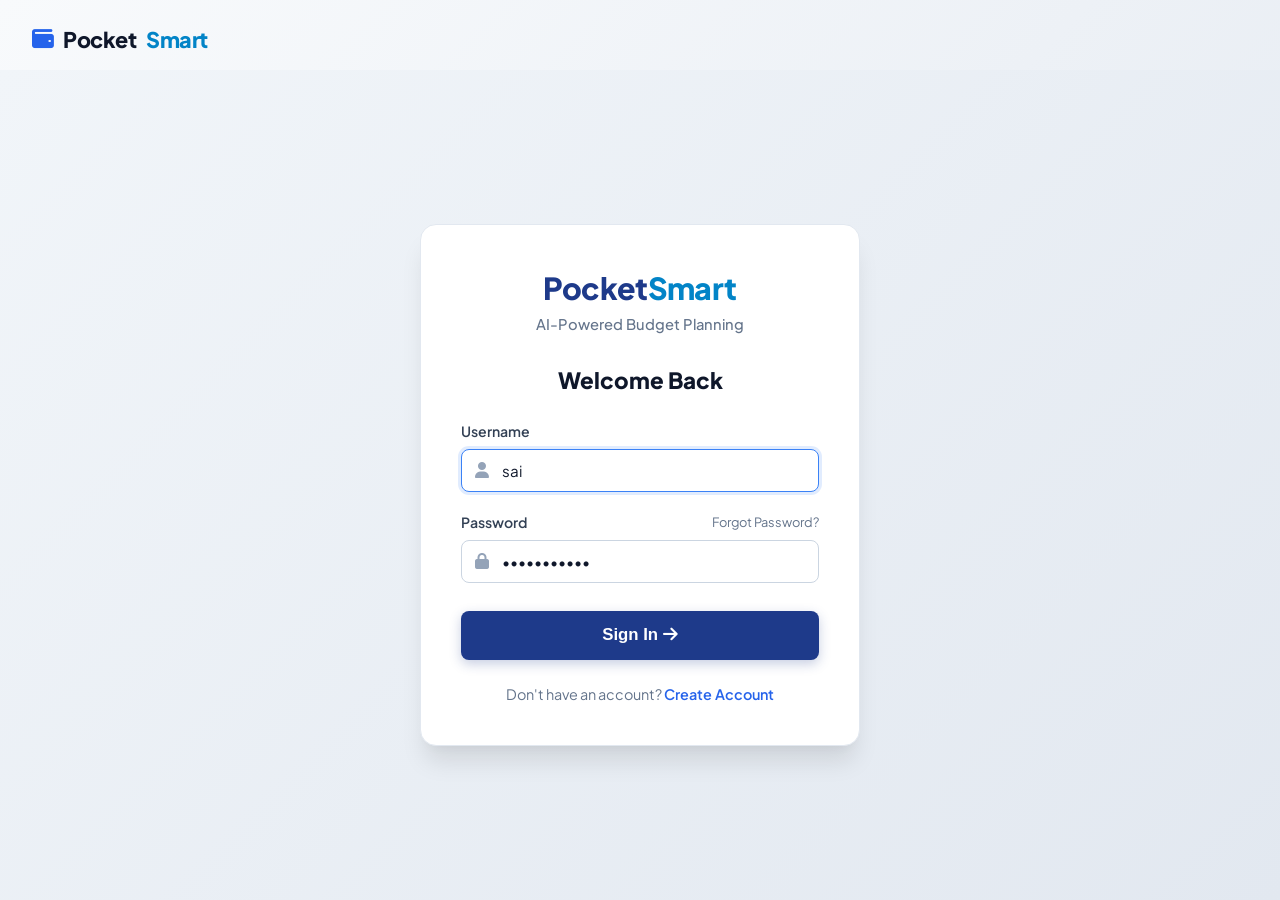
<file: templates/login.html>
<!DOCTYPE html>
<html lang="en">
<head>
  <meta charset="UTF-8">
  <meta name="viewport" content="width=device-width, initial-scale=1.0">
  <title>Sign In - PocketSmart AI</title>
  <link rel="stylesheet" href="/static/styles.css">
  <link rel="stylesheet" href="https://cdnjs.cloudflare.com/ajax/libs/font-awesome/6.4.0/css/all.min.css">
</head>
<body style="background: linear-gradient(135deg, #f8fafc 0%, #e2e8f0 100%);">

  <!-- Simple Header -->
  <nav class="navbar" style="background: transparent; box-shadow: none; padding-top: 1.5rem;">
    <a href="/" class="nav-brand" style="color: #0f172a;">
      <i class="fa-solid fa-wallet" style="color: #2563eb;"></i> Pocket<span class="logo-highlight" style="color: #0284c7;">Smart</span>
    </a>
  </nav>

  <div class="auth-page-container">
    <div class="auth-card">
      <div class="auth-logo-title">
        Pocket<span>Smart</span>
      </div>
      <div class="auth-subtitle">AI-Powered Budget Planning</div>

      <h2>Welcome Back</h2>

      <div id="alertBox" class="alert-box"></div>

      <form id="loginForm" class="auth-form">
        <div class="form-group">
          <label for="username">Username</label>
          <div class="input-with-icon">
            <i class="fa-solid fa-user"></i>
            <input type="text" id="username" name="username" class="form-control" placeholder="Enter your username" value="sai" required autofocus>
          </div>
        </div>

        <div class="form-group" style="margin-top: 1.25rem;">
          <div style="display: flex; justify-content: space-between; align-items: center; margin-bottom: 0.4rem;">
            <label for="password" style="margin: 0;">Password</label>
            <a href="#" style="font-size: 0.8rem; color: #64748b; text-decoration: none;">Forgot Password?</a>
          </div>
          <div class="input-with-icon">
            <i class="fa-solid fa-lock"></i>
            <input type="password" id="password" name="password" class="form-control" placeholder="Enter your password" value="password123" required>
          </div>
        </div>

        <button type="submit" id="btnSubmit" class="btn-submit-action" style="margin-top: 1.75rem;">
          <span id="btnText">Sign In <i class="fa-solid fa-arrow-right"></i></span>
        </button>
      </form>

      <div class="auth-switch-text">
        Don't have an account? <a href="/register">Create Account</a>
      </div>
    </div>
  </div>

  <script>
    const loginForm = document.getElementById('loginForm');
    const alertBox = document.getElementById('alertBox');
    const btnSubmit = document.getElementById('btnSubmit');
    const btnText = document.getElementById('btnText');

    loginForm.addEventListener('submit', async (e) => {
      e.preventDefault();
      alertBox.className = 'alert-box';
      alertBox.style.display = 'none';

      const username = document.getElementById('username').value.trim();
      const password = document.getElementById('password').value;

      if (!username || !password) {
        showAlert('Please provide both username and password.', 'error');
        return;
      }

      btnSubmit.disabled = true;
      btnText.innerHTML = '<span class="spinner"></span> Signing in...';

      try {
        const formData = new URLSearchParams();
        formData.append('username', username);
        formData.append('password', password);

        const response = await fetch('/token', {
          method: 'POST',
          headers: {
            'Content-Type': 'application/x-www-form-urlencoded',
          },
          body: formData.toString()
        });

        const data = await response.json();

        if (response.ok) {
          showAlert('Login successful! Redirecting...', 'success');
          setTimeout(() => {
            window.location.href = '/dashboard';
          }, 600);
        } else {
          showAlert(data.detail || 'Invalid username or password.', 'error');
          btnSubmit.disabled = false;
          btnText.innerHTML = 'Sign In <i class="fa-solid fa-arrow-right"></i>';
        }
      } catch (err) {
        showAlert('Network error. Please try again.', 'error');
        btnSubmit.disabled = false;
        btnText.innerHTML = 'Sign In <i class="fa-solid fa-arrow-right"></i>';
      }
    });

    function showAlert(msg, type) {
      alertBox.textContent = msg;
      alertBox.className = `alert-box ${type}`;
      alertBox.style.display = 'block';
    }
  </script>

</body>
</html>
</file>
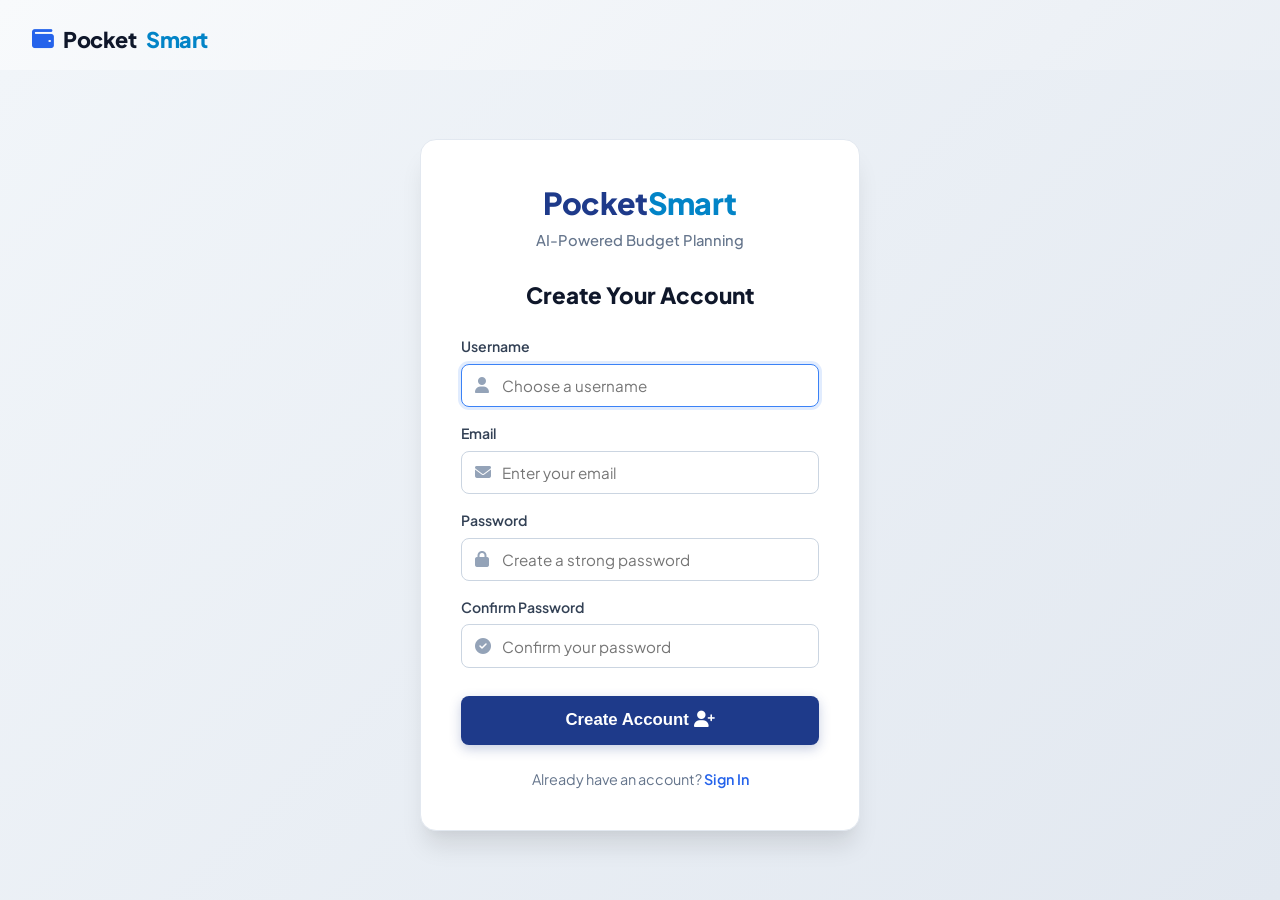
<file: templates/register.html>
<!DOCTYPE html>
<html lang="en">
<head>
  <meta charset="UTF-8">
  <meta name="viewport" content="width=device-width, initial-scale=1.0">
  <title>Create Your Account - PocketSmart AI</title>
  <link rel="stylesheet" href="/static/styles.css">
  <link rel="stylesheet" href="https://cdnjs.cloudflare.com/ajax/libs/font-awesome/6.4.0/css/all.min.css">
</head>
<body style="background: linear-gradient(135deg, #f8fafc 0%, #e2e8f0 100%);">

  <!-- Simple Header -->
  <nav class="navbar" style="background: transparent; box-shadow: none; padding-top: 1.5rem;">
    <a href="/" class="nav-brand" style="color: #0f172a;">
      <i class="fa-solid fa-wallet" style="color: #2563eb;"></i> Pocket<span class="logo-highlight" style="color: #0284c7;">Smart</span>
    </a>
  </nav>

  <div class="auth-page-container">
    <div class="auth-card">
      <div class="auth-logo-title">
        Pocket<span>Smart</span>
      </div>
      <div class="auth-subtitle">AI-Powered Budget Planning</div>

      <h2>Create Your Account</h2>

      <div id="alertBox" class="alert-box"></div>

      <form id="registerForm" class="auth-form">
        <div class="form-group">
          <label for="username">Username</label>
          <div class="input-with-icon">
            <i class="fa-solid fa-user"></i>
            <input type="text" id="username" name="username" class="form-control" placeholder="Choose a username" required autofocus>
          </div>
        </div>

        <div class="form-group" style="margin-top: 1rem;">
          <label for="email">Email</label>
          <div class="input-with-icon">
            <i class="fa-solid fa-envelope"></i>
            <input type="email" id="email" name="email" class="form-control" placeholder="Enter your email" required>
          </div>
        </div>

        <div class="form-group" style="margin-top: 1rem;">
          <label for="password">Password</label>
          <div class="input-with-icon">
            <i class="fa-solid fa-lock"></i>
            <input type="password" id="password" name="password" class="form-control" placeholder="Create a strong password" required minlength="6">
          </div>
        </div>

        <div class="form-group" style="margin-top: 1rem;">
          <label for="confirmPassword">Confirm Password</label>
          <div class="input-with-icon">
            <i class="fa-solid fa-check-circle"></i>
            <input type="password" id="confirmPassword" name="confirmPassword" class="form-control" placeholder="Confirm your password" required minlength="6">
          </div>
        </div>

        <button type="submit" id="btnSubmit" class="btn-submit-action" style="margin-top: 1.75rem;">
          <span id="btnText">Create Account <i class="fa-solid fa-user-plus"></i></span>
        </button>
      </form>

      <div class="auth-switch-text">
        Already have an account? <a href="/login">Sign In</a>
      </div>
    </div>
  </div>

  <script>
    const registerForm = document.getElementById('registerForm');
    const alertBox = document.getElementById('alertBox');
    const btnSubmit = document.getElementById('btnSubmit');
    const btnText = document.getElementById('btnText');

    registerForm.addEventListener('submit', async (e) => {
      e.preventDefault();
      alertBox.className = 'alert-box';
      alertBox.style.display = 'none';

      const username = document.getElementById('username').value.trim();
      const email = document.getElementById('email').value.trim();
      const password = document.getElementById('password').value;
      const confirmPassword = document.getElementById('confirmPassword').value;

      if (password !== confirmPassword) {
        showAlert('Passwords do not match.', 'error');
        return;
      }

      btnSubmit.disabled = true;
      btnText.innerHTML = '<span class="spinner"></span> Creating account...';

      try {
        const response = await fetch('/register', {
          method: 'POST',
          headers: {
            'Content-Type': 'application/json',
          },
          body: JSON.stringify({
            username: username,
            email: email,
            password: password
          })
        });

        const data = await response.json();

        if (response.ok) {
          showAlert('Account created successfully! Redirecting to dashboard...', 'success');
          setTimeout(() => {
            window.location.href = '/dashboard';
          }, 800);
        } else {
          showAlert(data.detail || 'Registration failed. Please try again.', 'error');
          btnSubmit.disabled = false;
          btnText.innerHTML = 'Create Account <i class="fa-solid fa-user-plus"></i>';
        }
      } catch (err) {
        showAlert('Network error. Please try again.', 'error');
        btnSubmit.disabled = false;
        btnText.innerHTML = 'Create Account <i class="fa-solid fa-user-plus"></i>';
      }
    });

    function showAlert(msg, type) {
      alertBox.textContent = msg;
      alertBox.className = `alert-box ${type}`;
      alertBox.style.display = 'block';
    }
  </script>

</body>
</html>
</file>
<file: static/styles.css>
/* PocketSmart AI - Modern Stylesheet */
@import url('https://fonts.googleapis.com/css2?family=Plus+Jakarta+Sans:wght@300;400;500;600;700;800&display=swap');

:root {
  --primary: #2563eb;
  --primary-hover: #1d4ed8;
  --primary-dark: #1e3a8a;
  --primary-light: #eff6ff;
  --secondary: #0f172a;
  --accent: #f59e0b;
  --accent-purple: #7c3aed;
  --accent-emerald: #059669;
  --accent-rose: #e11d48;
  
  --bg-main: #f8fafc;
  --bg-card: #ffffff;
  --bg-subtle: #f1f5f9;
  
  --text-main: #0f172a;
  --text-muted: #64748b;
  --text-light: #94a3b8;
  
  --border-color: #e2e8f0;
  --border-focus: #3b82f6;
  
  --shadow-sm: 0 1px 2px 0 rgba(0, 0, 0, 0.05);
  --shadow-md: 0 4px 6px -1px rgba(0, 0, 0, 0.1), 0 2px 4px -2px rgba(0, 0, 0, 0.05);
  --shadow-lg: 0 10px 15px -3px rgba(0, 0, 0, 0.1), 0 4px 6px -4px rgba(0, 0, 0, 0.05);
  --shadow-xl: 0 20px 25px -5px rgba(0, 0, 0, 0.1), 0 8px 10px -6px rgba(0, 0, 0, 0.04);
  
  --radius-sm: 8px;
  --radius-md: 12px;
  --radius-lg: 16px;
  --radius-full: 9999px;
}

* {
  box-sizing: border-box;
  margin: 0;
  padding: 0;
}

body {
  font-family: 'Plus Jakarta Sans', -apple-system, BlinkMacSystemFont, "Segoe UI", Roboto, sans-serif;
  background-color: var(--bg-main);
  color: var(--text-main);
  line-height: 1.5;
  min-height: 100vh;
  display: flex;
  flex-direction: column;
}

/* ==========================================================================
   NAVIGATION BAR
   ========================================================================== */
.navbar {
  background: #0f172a;
  color: #ffffff;
  padding: 0.85rem 2rem;
  display: flex;
  justify-content: space-between;
  align-items: center;
  position: sticky;
  top: 0;
  z-index: 1000;
  box-shadow: 0 4px 12px rgba(0, 0, 0, 0.15);
}

.nav-brand {
  display: flex;
  align-items: center;
  gap: 0.6rem;
  text-decoration: none;
  color: #ffffff;
  font-size: 1.35rem;
  font-weight: 800;
  letter-spacing: -0.02em;
}

.nav-brand span.logo-highlight {
  color: #38bdf8;
}

.nav-links {
  display: flex;
  align-items: center;
  gap: 1.25rem;
  list-style: none;
}

.nav-links a {
  color: #cbd5e1;
  text-decoration: none;
  font-size: 0.92rem;
  font-weight: 500;
  display: flex;
  align-items: center;
  gap: 0.4rem;
  padding: 0.4rem 0.75rem;
  border-radius: var(--radius-sm);
  transition: all 0.2s ease;
}

.nav-links a:hover, .nav-links a.active {
  color: #ffffff;
  background: rgba(255, 255, 255, 0.1);
}

.nav-actions {
  display: flex;
  align-items: center;
  gap: 0.75rem;
}

.btn-nav-outline {
  color: #ffffff;
  border: 1px solid rgba(255, 255, 255, 0.25);
  padding: 0.45rem 1rem;
  border-radius: var(--radius-sm);
  text-decoration: none;
  font-size: 0.9rem;
  font-weight: 500;
  transition: all 0.2s;
}

.btn-nav-outline:hover {
  background: rgba(255, 255, 255, 0.15);
  border-color: #ffffff;
}

.btn-nav-primary {
  background: #2563eb;
  color: #ffffff;
  padding: 0.45rem 1.1rem;
  border-radius: var(--radius-sm);
  text-decoration: none;
  font-size: 0.9rem;
  font-weight: 600;
  transition: all 0.2s;
}

.btn-nav-primary:hover {
  background: #1d4ed8;
}

.user-badge {
  display: flex;
  align-items: center;
  gap: 0.5rem;
  background: rgba(255, 255, 255, 0.08);
  padding: 0.35rem 0.8rem;
  border-radius: var(--radius-full);
  font-size: 0.88rem;
  color: #e2e8f0;
}

.user-avatar {
  width: 26px;
  height: 26px;
  background: #38bdf8;
  color: #0f172a;
  border-radius: 50%;
  display: flex;
  align-items: center;
  justify-content: center;
  font-weight: 700;
  font-size: 0.8rem;
}

/* ==========================================================================
   HERO / BANNER STYLES
   ========================================================================== */
.hero-section {
  background: linear-gradient(135deg, #1e3a8a 0%, #0f172a 100%);
  color: #ffffff;
  padding: 4.5rem 1.5rem 5rem;
  text-align: center;
  position: relative;
  overflow: hidden;
}

.hero-section::after {
  content: '';
  position: absolute;
  top: 0; left: 0; right: 0; bottom: 0;
  background: radial-gradient(circle at 50% 30%, rgba(56, 189, 248, 0.15), transparent 70%);
  pointer-events: none;
}

.hero-content {
  max-width: 860px;
  margin: 0 auto;
  position: relative;
  z-index: 1;
}

.hero-tag {
  display: inline-flex;
  align-items: center;
  gap: 0.4rem;
  background: rgba(56, 189, 248, 0.15);
  color: #38bdf8;
  border: 1px solid rgba(56, 189, 248, 0.3);
  padding: 0.35rem 0.9rem;
  border-radius: var(--radius-full);
  font-size: 0.85rem;
  font-weight: 600;
  margin-bottom: 1.25rem;
  text-transform: uppercase;
  letter-spacing: 0.05em;
}

.hero-title {
  font-size: 2.75rem;
  font-weight: 800;
  line-height: 1.2;
  margin-bottom: 1.2rem;
  letter-spacing: -0.02em;
}

.hero-subtitle {
  font-size: 1.12rem;
  color: #cbd5e1;
  max-width: 680px;
  margin: 0 auto 2.2rem;
  line-height: 1.6;
}

.hero-buttons {
  display: flex;
  justify-content: center;
  gap: 1rem;
}

.btn-hero-primary {
  background: #2563eb;
  color: #ffffff;
  padding: 0.8rem 1.8rem;
  border-radius: var(--radius-sm);
  font-weight: 600;
  text-decoration: none;
  font-size: 1rem;
  box-shadow: 0 4px 14px rgba(37, 99, 235, 0.4);
  transition: all 0.2s;
}

.btn-hero-primary:hover {
  background: #1d4ed8;
  transform: translateY(-2px);
}

.btn-hero-secondary {
  background: rgba(255, 255, 255, 0.1);
  color: #ffffff;
  padding: 0.8rem 1.8rem;
  border-radius: var(--radius-sm);
  font-weight: 600;
  text-decoration: none;
  font-size: 1rem;
  border: 1px solid rgba(255, 255, 255, 0.2);
  transition: all 0.2s;
}

.btn-hero-secondary:hover {
  background: rgba(255, 255, 255, 0.2);
}

/* ==========================================================================
   FEATURE / PLANNER CARDS (LANDING & DASHBOARD)
   ========================================================================== */
.section-container {
  max-width: 1160px;
  margin: 0 auto;
  padding: 3.5rem 1.5rem;
}

.section-header {
  text-align: center;
  margin-bottom: 2.8rem;
}

.section-header h2 {
  font-size: 2rem;
  font-weight: 800;
  color: var(--text-main);
  margin-bottom: 0.5rem;
  letter-spacing: -0.01em;
}

.section-header p {
  color: var(--text-muted);
  font-size: 1.05rem;
}

.planners-grid {
  display: grid;
  grid-template-columns: repeat(auto-fit, minmax(320px, 1fr));
  gap: 2rem;
}

.planner-card {
  background: var(--bg-card);
  border-radius: var(--radius-lg);
  overflow: hidden;
  box-shadow: var(--shadow-md);
  border: 1px solid var(--border-color);
  transition: all 0.25s ease;
  display: flex;
  flex-direction: column;
}

.planner-card:hover {
  transform: translateY(-5px);
  box-shadow: var(--shadow-xl);
  border-color: #cbd5e1;
}

.planner-card-header {
  padding: 1.5rem 1.5rem 1rem;
  background: linear-gradient(to right, #1e3a8a, #2563eb);
  color: #ffffff;
  display: flex;
  align-items: center;
  gap: 0.75rem;
}

.planner-card-header.party-header {
  background: linear-gradient(to right, #1e3a8a, #3b82f6);
}

.planner-card-header.jewelry-header {
  background: linear-gradient(to right, #1e3a8a, #2563eb);
}

.planner-card-header i {
  font-size: 1.5rem;
  background: rgba(255, 255, 255, 0.15);
  padding: 0.5rem;
  border-radius: var(--radius-sm);
}

.planner-card-header h3 {
  font-size: 1.2rem;
  font-weight: 700;
}

.planner-card-body {
  padding: 1.5rem;
  display: flex;
  flex-direction: column;
  flex: 1;
  justify-content: space-between;
}

.planner-card-img {
  width: 100%;
  height: 140px;
  object-fit: cover;
  border-radius: var(--radius-sm);
  margin-bottom: 1rem;
}

.planner-card-desc {
  color: var(--text-muted);
  font-size: 0.94rem;
  line-height: 1.55;
  margin-bottom: 1.5rem;
}

.btn-card-action {
  background: #1e3a8a;
  color: #ffffff;
  text-align: center;
  padding: 0.7rem 1.2rem;
  border-radius: var(--radius-sm);
  text-decoration: none;
  font-weight: 600;
  font-size: 0.95rem;
  transition: all 0.2s;
  display: block;
}

.btn-card-action:hover {
  background: #2563eb;
}

/* ==========================================================================
   FORM CONTAINER & FORM CONTROLS
   ========================================================================== */
.form-page-header {
  background: linear-gradient(135deg, #1e3a8a 0%, #0f172a 100%);
  color: #ffffff;
  padding: 2.5rem 1.5rem;
  text-align: center;
}

.form-page-header h1 {
  font-size: 2.1rem;
  font-weight: 800;
  margin-bottom: 0.35rem;
}

.form-page-header p {
  color: #94a3b8;
  font-size: 0.98rem;
}

.form-wrapper {
  max-width: 820px;
  margin: -1.5rem auto 3.5rem;
  padding: 0 1.25rem;
  position: relative;
  z-index: 10;
}

.form-card {
  background: var(--bg-card);
  border-radius: var(--radius-lg);
  box-shadow: var(--shadow-xl);
  border: 1px solid var(--border-color);
  padding: 2.25rem;
  margin-bottom: 2rem;
}

.form-section {
  background: #f8fafc;
  border: 1px solid #e2e8f0;
  border-radius: var(--radius-md);
  padding: 1.5rem;
  margin-bottom: 1.5rem;
}

.form-section-title {
  font-size: 1rem;
  font-weight: 700;
  color: #1e293b;
  display: flex;
  align-items: center;
  gap: 0.5rem;
  margin-bottom: 1.2rem;
  padding-bottom: 0.5rem;
  border-bottom: 1px solid #e2e8f0;
}

.form-section-title i {
  color: #2563eb;
  font-size: 1.1rem;
}

.form-grid-2 {
  display: grid;
  grid-template-columns: repeat(auto-fit, minmax(280px, 1fr));
  gap: 1.25rem;
}

.form-grid-3 {
  display: grid;
  grid-template-columns: repeat(auto-fit, minmax(200px, 1fr));
  gap: 1rem;
}

.form-group {
  margin-bottom: 1rem;
}

.form-group:last-child {
  margin-bottom: 0;
}

.form-group label {
  display: block;
  font-size: 0.88rem;
  font-weight: 600;
  color: #334155;
  margin-bottom: 0.4rem;
}

.input-with-icon {
  position: relative;
  display: flex;
  align-items: center;
}

.input-with-icon i {
  position: absolute;
  left: 0.9rem;
  color: #94a3b8;
  font-size: 1rem;
  pointer-events: none;
}

.form-control {
  width: 100%;
  padding: 0.7rem 1rem;
  font-size: 0.95rem;
  border: 1px solid #cbd5e1;
  border-radius: var(--radius-sm);
  background-color: #ffffff;
  color: var(--text-main);
  transition: all 0.2s;
  font-family: inherit;
}

.input-with-icon .form-control {
  padding-left: 2.5rem;
}

.form-control:focus {
  outline: none;
  border-color: var(--border-focus);
  box-shadow: 0 0 0 3px rgba(59, 130, 246, 0.15);
}

textarea.form-control {
  resize: vertical;
  min-height: 80px;
}

/* Checkboxes and Pill Buttons */
.checkbox-pills {
  display: flex;
  flex-wrap: wrap;
  gap: 0.75rem;
}

.pill-checkbox {
  cursor: pointer;
  user-select: none;
}

.pill-checkbox input {
  display: none;
}

.pill-label {
  display: inline-flex;
  align-items: center;
  gap: 0.5rem;
  padding: 0.55rem 1.1rem;
  background: #ffffff;
  border: 1px solid #cbd5e1;
  border-radius: var(--radius-full);
  font-size: 0.9rem;
  font-weight: 500;
  color: #475569;
  transition: all 0.2s;
}

.pill-checkbox input:checked + .pill-label {
  background: #eff6ff;
  border-color: #3b82f6;
  color: #1d4ed8;
  font-weight: 600;
  box-shadow: 0 1px 3px rgba(59, 130, 246, 0.2);
}

.pill-checkbox input:checked + .pill-label i {
  color: #2563eb;
}

/* File Upload Box */
.upload-zone {
  border: 2px dashed #cbd5e1;
  border-radius: var(--radius-md);
  padding: 2rem 1.5rem;
  text-align: center;
  background: #ffffff;
  cursor: pointer;
  transition: all 0.2s;
  position: relative;
}

.upload-zone:hover, .upload-zone.dragover {
  border-color: #3b82f6;
  background: #f8fafc;
}

.upload-zone i {
  font-size: 2.2rem;
  color: #64748b;
  margin-bottom: 0.5rem;
}

.upload-zone p {
  color: #64748b;
  font-size: 0.92rem;
}

.upload-zone p span {
  color: #2563eb;
  font-weight: 600;
}

.image-preview-container {
  display: none;
  margin-top: 1rem;
  text-align: center;
  position: relative;
}

.image-preview {
  max-height: 220px;
  max-width: 100%;
  border-radius: var(--radius-sm);
  box-shadow: var(--shadow-md);
  border: 1px solid #e2e8f0;
}

.btn-remove-img {
  position: absolute;
  top: 10px;
  right: 10px;
  background: #ef4444;
  color: #ffffff;
  border: none;
  padding: 0.35rem 0.75rem;
  border-radius: var(--radius-sm);
  font-size: 0.8rem;
  font-weight: 600;
  cursor: pointer;
  box-shadow: var(--shadow-md);
}

/* Primary Form Button */
.btn-submit-action {
  width: 100%;
  background: #1e3a8a;
  color: #ffffff;
  border: none;
  padding: 0.9rem 1.5rem;
  border-radius: var(--radius-sm);
  font-size: 1.05rem;
  font-weight: 700;
  cursor: pointer;
  display: flex;
  align-items: center;
  justify-content: center;
  gap: 0.6rem;
  transition: all 0.2s;
  box-shadow: 0 4px 12px rgba(30, 58, 138, 0.25);
}

.btn-submit-action:hover {
  background: #2563eb;
  transform: translateY(-1px);
  box-shadow: 0 6px 16px rgba(37, 99, 235, 0.35);
}

.btn-submit-action:disabled {
  background: #94a3b8;
  cursor: not-allowed;
  transform: none;
  box-shadow: none;
}

/* ==========================================================================
   RECOMMENDATION RESULTS DISPLAY
   ========================================================================== */
.results-container {
  display: none;
  margin-top: 2rem;
}

.results-header-banner {
  background: #ffffff;
  border-radius: var(--radius-lg);
  padding: 1.5rem 2rem;
  margin-bottom: 1.5rem;
  box-shadow: var(--shadow-md);
  border: 1px solid #e2e8f0;
  display: flex;
  justify-content: space-between;
  align-items: center;
  flex-wrap: wrap;
  gap: 1rem;
}

.results-title {
  font-size: 1.4rem;
  font-weight: 800;
  color: #1e293b;
}

.budget-stats {
  display: flex;
  gap: 1.5rem;
  align-items: center;
}

.stat-chip {
  background: #f1f5f9;
  padding: 0.5rem 1rem;
  border-radius: var(--radius-md);
  font-size: 0.92rem;
  font-weight: 600;
}

.stat-chip.positive {
  background: #ecfdf5;
  color: #065f46;
  border: 1px solid #a7f3d0;
}

.stat-chip.total {
  background: #eff6ff;
  color: #1e40af;
  border: 1px solid #bfdbfe;
}

/* Outfit Analysis Card */
.outfit-analysis-card {
  background: #faf5ff;
  border: 1px solid #e9d5ff;
  border-radius: var(--radius-md);
  padding: 1.25rem 1.5rem;
  margin-bottom: 1.5rem;
  display: flex;
  flex-wrap: wrap;
  gap: 1.5rem;
  align-items: center;
}

.outfit-analysis-title {
  font-weight: 700;
  color: #6b21a8;
  font-size: 1rem;
  display: flex;
  align-items: center;
  gap: 0.4rem;
}

.analysis-tag {
  background: #ffffff;
  padding: 0.3rem 0.8rem;
  border-radius: var(--radius-full);
  font-size: 0.85rem;
  border: 1px solid #d8b4fe;
  color: #581c87;
  font-weight: 500;
}

/* Category Cards */
.category-card {
  background: #ffffff;
  border: 1px solid #e2e8f0;
  border-radius: var(--radius-md);
  margin-bottom: 1.5rem;
  overflow: hidden;
  box-shadow: var(--shadow-sm);
}

.category-card-header {
  background: #f8fafc;
  padding: 1rem 1.5rem;
  border-bottom: 1px solid #e2e8f0;
  display: flex;
  justify-content: space-between;
  align-items: center;
}

.category-card-header h4 {
  font-size: 1.1rem;
  font-weight: 700;
  color: #1e293b;
  display: flex;
  align-items: center;
  gap: 0.5rem;
}

.category-allocation-badge {
  background: #1e3a8a;
  color: #ffffff;
  padding: 0.25rem 0.75rem;
  border-radius: var(--radius-full);
  font-size: 0.85rem;
  font-weight: 600;
}

.items-table {
  width: 100%;
  border-collapse: collapse;
}

.items-table th {
  background: #f1f5f9;
  text-align: left;
  padding: 0.75rem 1.25rem;
  font-size: 0.82rem;
  font-weight: 600;
  color: #475569;
  text-transform: uppercase;
  letter-spacing: 0.04em;
}

.items-table td {
  padding: 1rem 1.25rem;
  border-bottom: 1px solid #f1f5f9;
  font-size: 0.92rem;
  vertical-align: middle;
}

.items-table tr:last-child td {
  border-bottom: none;
}

.item-name {
  font-weight: 700;
  color: #1e293b;
  margin-bottom: 0.2rem;
}

.item-desc {
  font-size: 0.84rem;
  color: #64748b;
  line-height: 1.4;
}

.item-price {
  font-weight: 700;
  color: #0f172a;
  white-space: nowrap;
}

/* Shopping Links Buttons */
.shopping-links-grid {
  display: flex;
  flex-wrap: wrap;
  gap: 0.4rem;
}

.shop-btn {
  display: inline-flex;
  align-items: center;
  gap: 0.35rem;
  padding: 0.35rem 0.65rem;
  border-radius: var(--radius-sm);
  font-size: 0.78rem;
  font-weight: 600;
  text-decoration: none;
  transition: all 0.15s ease;
  border: 1px solid transparent;
}

.shop-btn.amazon { background: #fff3e0; color: #b45309; border-color: #fde68a; }
.shop-btn.amazon:hover { background: #ffedd5; }

.shop-btn.flipkart { background: #eff6ff; color: #1d4ed8; border-color: #bfdbfe; }
.shop-btn.flipkart:hover { background: #dbeafe; }

.shop-btn.ikea { background: #fefce8; color: #854d0e; border-color: #fef08a; }
.shop-btn.ikea:hover { background: #fef9c3; }

.shop-btn.myntra { background: #fdf2f8; color: #be185d; border-color: #fbcfe8; }
.shop-btn.myntra:hover { background: #fce7f3; }

.shop-btn.ajio { background: #f0fdf4; color: #15803d; border-color: #bbf7d0; }
.shop-btn.ajio:hover { background: #dcfce7; }

.shop-btn.swiggy { background: #fff7ed; color: #c2410c; border-color: #ffedd5; }
.shop-btn.zomato { background: #fef2f2; color: #b91c1c; border-color: #fee2e2; }
.shop-btn.bookmyshow { background: #fff1f2; color: #be123c; border-color: #ffe4e6; }
.shop-btn.bluestone { background: #f5f3ff; color: #6d28d9; border-color: #ddd6fe; }
.shop-btn.tanishq { background: #fefce8; color: #a16207; border-color: #fef08a; }
.shop-btn.caratlane { background: #fdf4ff; color: #a21caf; border-color: #f5d0fe; }
.shop-btn.meesho { background: #fdf2f8; color: #9d174d; border-color: #fbcfe8; }

/* Suggestions Box */
.suggestions-box {
  background: #f0fdf4;
  border: 1px solid #bbf7d0;
  border-radius: var(--radius-md);
  padding: 1.25rem 1.5rem;
  margin-top: 1.5rem;
}

.suggestions-box h5 {
  font-size: 1rem;
  font-weight: 700;
  color: #166534;
  margin-bottom: 0.75rem;
  display: flex;
  align-items: center;
  gap: 0.4rem;
}

.suggestions-box ul {
  padding-left: 1.25rem;
  color: #15803d;
  font-size: 0.92rem;
  line-height: 1.6;
}

/* ==========================================================================
   AUTH PAGES (LOGIN & REGISTER)
   ========================================================================== */
.auth-page-container {
  flex: 1;
  display: flex;
  align-items: center;
  justify-content: center;
  padding: 3rem 1.5rem;
  background: linear-gradient(135deg, #f1f5f9 0%, #e2e8f0 100%);
}

.auth-card {
  background: #ffffff;
  width: 100%;
  max-width: 440px;
  border-radius: var(--radius-lg);
  box-shadow: var(--shadow-xl);
  border: 1px solid #e2e8f0;
  padding: 2.5rem;
  text-align: center;
}

.auth-logo-title {
  font-size: 1.9rem;
  font-weight: 800;
  color: #1e3a8a;
  letter-spacing: -0.02em;
  margin-bottom: 0.2rem;
}

.auth-logo-title span {
  color: #0284c7;
}

.auth-subtitle {
  color: var(--text-muted);
  font-size: 0.92rem;
  font-weight: 500;
  margin-bottom: 1.75rem;
}

.auth-card h2 {
  font-size: 1.4rem;
  font-weight: 800;
  color: #0f172a;
  margin-bottom: 1.5rem;
}

.auth-form {
  text-align: left;
}

.auth-switch-text {
  margin-top: 1.5rem;
  font-size: 0.9rem;
  color: var(--text-muted);
  text-align: center;
}

.auth-switch-text a {
  color: #2563eb;
  font-weight: 600;
  text-decoration: none;
}

.auth-switch-text a:hover {
  text-decoration: underline;
}

.alert-box {
  padding: 0.75rem 1rem;
  border-radius: var(--radius-sm);
  font-size: 0.88rem;
  margin-bottom: 1.25rem;
  display: none;
}

.alert-box.error {
  background: #fef2f2;
  color: #b91c1c;
  border: 1px solid #fecaca;
  display: block;
}

.alert-box.success {
  background: #f0fdf4;
  color: #15803d;
  border: 1px solid #bbf7d0;
  display: block;
}

/* ==========================================================================
   RECOMMENDATION HISTORY PAGE
   ========================================================================== */
.history-grid {
  display: grid;
  grid-template-columns: repeat(auto-fit, minmax(330px, 1fr));
  gap: 1.5rem;
}

.history-card {
  background: #ffffff;
  border-radius: var(--radius-md);
  border: 1px solid #e2e8f0;
  box-shadow: var(--shadow-sm);
  padding: 1.5rem;
  transition: all 0.2s;
  display: flex;
  flex-direction: column;
  justify-content: space-between;
}

.history-card:hover {
  box-shadow: var(--shadow-md);
  border-color: #cbd5e1;
}

.history-card-header {
  display: flex;
  justify-content: space-between;
  align-items: flex-start;
  margin-bottom: 1rem;
}

.history-type-badge {
  display: inline-flex;
  align-items: center;
  gap: 0.4rem;
  padding: 0.35rem 0.8rem;
  border-radius: var(--radius-full);
  font-size: 0.85rem;
  font-weight: 700;
}

.history-type-badge.home { background: #dcfce7; color: #166534; }
.history-type-badge.party { background: #ffedd5; color: #9a3412; }
.history-type-badge.jewelry { background: #dbeafe; color: #1e40af; }

.history-time {
  font-size: 0.8rem;
  color: #94a3b8;
}

.history-card-body {
  margin-bottom: 1.25rem;
}

.history-card-body p {
  font-size: 0.9rem;
  color: #475569;
  margin-bottom: 0.5rem;
}

/* Modal Popup */
.modal-backdrop {
  display: none;
  position: fixed;
  top: 0; left: 0; right: 0; bottom: 0;
  background: rgba(15, 23, 42, 0.6);
  backdrop-filter: blur(4px);
  z-index: 2000;
  align-items: center;
  justify-content: center;
  padding: 1.5rem;
}

.modal-backdrop.show {
  display: flex;
}

.modal-window {
  background: #ffffff;
  width: 100%;
  max-width: 800px;
  max-height: 90vh;
  border-radius: var(--radius-lg);
  box-shadow: var(--shadow-xl);
  overflow-y: auto;
  padding: 2rem;
  position: relative;
}

.btn-close-modal {
  position: absolute;
  top: 1.25rem;
  right: 1.25rem;
  background: #f1f5f9;
  border: none;
  width: 32px;
  height: 32px;
  border-radius: 50%;
  font-size: 1.1rem;
  cursor: pointer;
  display: flex;
  align-items: center;
  justify-content: center;
  color: #475569;
}

/* ==========================================================================
   TESTIMONIALS & FOOTER
   ========================================================================== */
.testimonials-section {
  background: #f8fafc;
  padding: 4rem 1.5rem;
}

.testimonials-grid {
  display: grid;
  grid-template-columns: repeat(auto-fit, minmax(300px, 1fr));
  gap: 2rem;
  max-width: 1160px;
  margin: 0 auto;
}

.testimonial-card {
  background: #ffffff;
  padding: 2rem;
  border-radius: var(--radius-md);
  border: 1px solid #e2e8f0;
  box-shadow: var(--shadow-sm);
  position: relative;
}

.testimonial-quote {
  font-style: italic;
  color: #334155;
  font-size: 0.95rem;
  line-height: 1.6;
  margin-bottom: 1.5rem;
}

.testimonial-user {
  display: flex;
  align-items: center;
  gap: 0.75rem;
}

.testimonial-avatar {
  width: 40px;
  height: 40px;
  border-radius: 50%;
  background: #e2e8f0;
  display: flex;
  align-items: center;
  justify-content: center;
  font-weight: 700;
  color: #1e3a8a;
}

.testimonial-info h4 {
  font-size: 0.95rem;
  font-weight: 700;
  color: #0f172a;
}

.testimonial-info p {
  font-size: 0.82rem;
  color: #64748b;
}

.cta-banner {
  background: linear-gradient(135deg, #1e3a8a 0%, #0f172a 100%);
  color: #ffffff;
  padding: 3.5rem 1.5rem;
  text-align: center;
}

.footer {
  background: #0b1120;
  color: #94a3b8;
  padding: 3.5rem 1.5rem 1.5rem;
  margin-top: auto;
}

.footer-container {
  max-width: 1160px;
  margin: 0 auto;
  display: grid;
  grid-template-columns: 2fr 1fr 1fr 1fr 1fr;
  gap: 2.5rem;
  margin-bottom: 2.5rem;
}

.footer-brand h3 {
  color: #ffffff;
  font-size: 1.35rem;
  font-weight: 800;
  margin-bottom: 0.6rem;
}

.footer-brand p {
  font-size: 0.88rem;
  line-height: 1.55;
  max-width: 280px;
}

.footer-col h4 {
  color: #ffffff;
  font-size: 0.95rem;
  font-weight: 700;
  margin-bottom: 1rem;
}

.footer-col ul {
  list-style: none;
}

.footer-col ul li {
  margin-bottom: 0.6rem;
}

.footer-col ul li a {
  color: #94a3b8;
  text-decoration: none;
  font-size: 0.88rem;
  transition: color 0.2s;
}

.footer-col ul li a:hover {
  color: #ffffff;
}

.footer-bottom {
  max-width: 1160px;
  margin: 0 auto;
  padding-top: 1.5rem;
  border-top: 1px solid #1e293b;
  text-align: center;
  font-size: 0.82rem;
  color: #64748b;
}

/* Spinner */
.spinner {
  display: inline-block;
  width: 18px;
  height: 18px;
  border: 2px solid rgba(255, 255, 255, 0.3);
  border-radius: 50%;
  border-top-color: #ffffff;
  animation: spin 0.8s linear infinite;
}

@keyframes spin {
  to { transform: rotate(360deg); }
}

@media (max-width: 768px) {
  .footer-container {
    grid-template-columns: 1fr 1fr;
  }
  .nav-links {
    display: none;
  }
  .hero-title {
    font-size: 2rem;
  }
}
</file>
